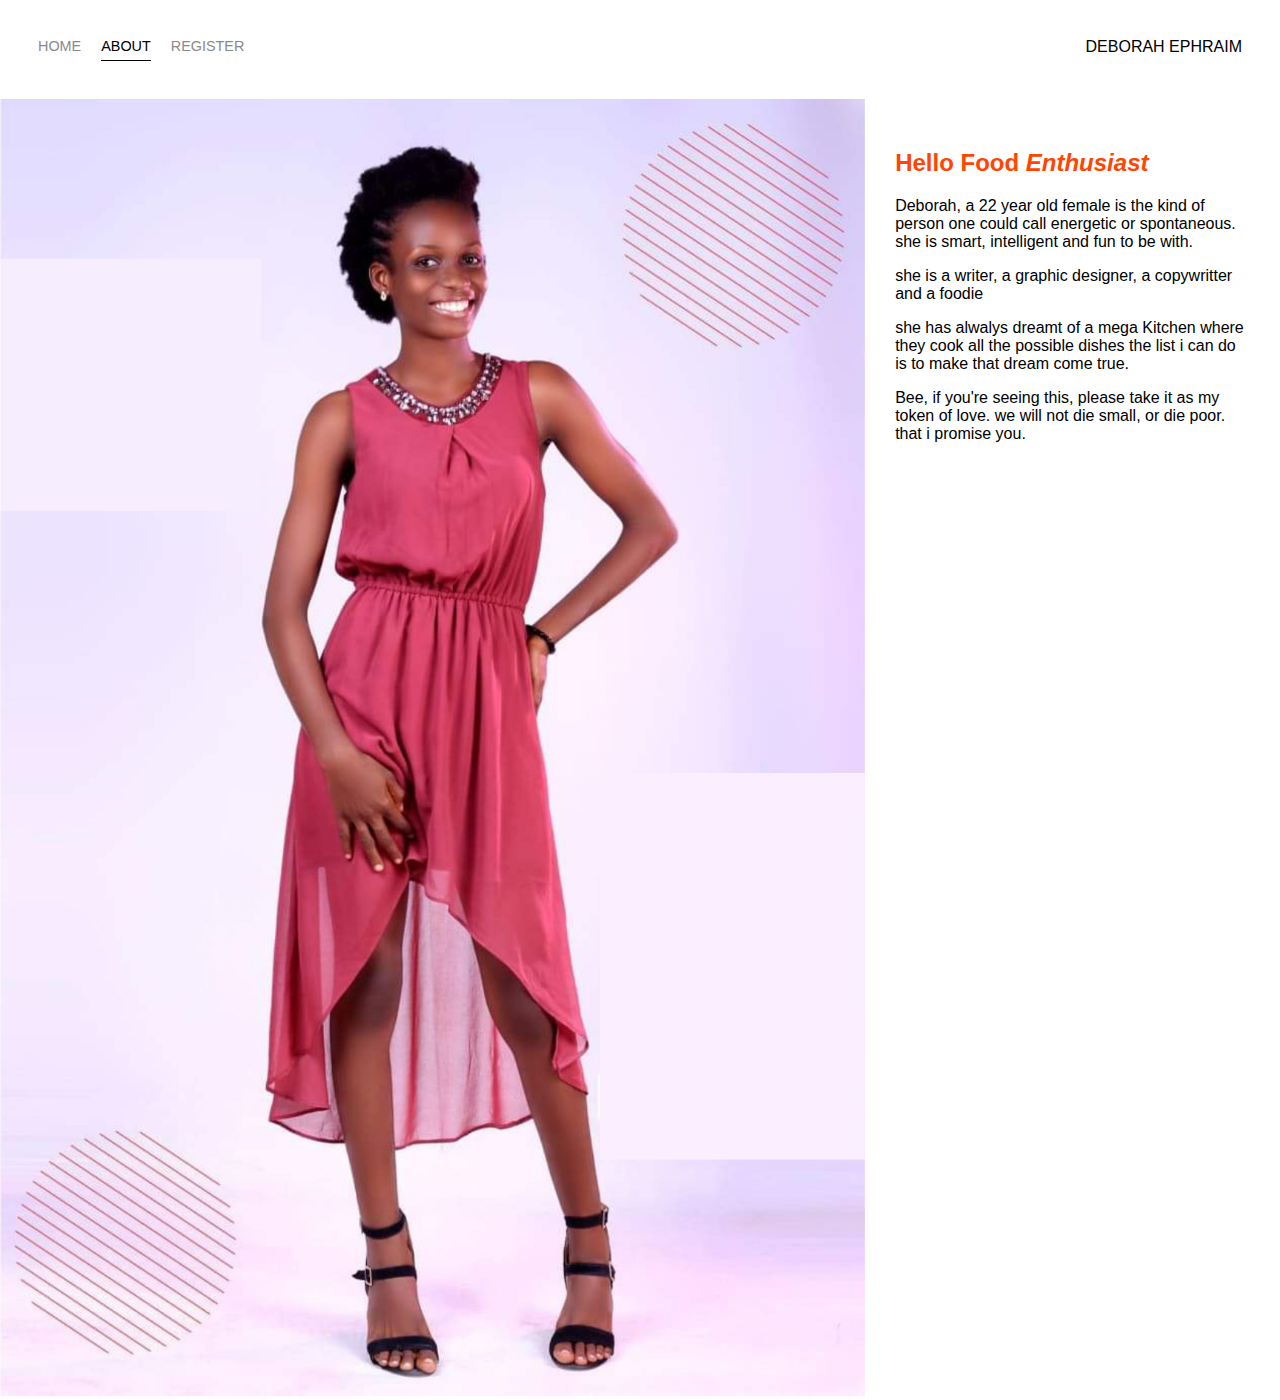
<file: about.html>
<!DOCTYPE html>
<html>
<head>
    <meta charset="utf-8" />
    <title>About Deborah Ephraim</title>
    <link rel="stylesheet" href="styles.css">
</head>  
<body>
    <div class="container">
            <div class="nav-wrapper">
                <div class="left-side">
                    <div class="nav-link-wrapper ">
                        <a href="index.html">Home</a>
                    </div>
    
                    <div class="nav-link-wrapper active-nav-link">
                        <a href="about.html">About</a>
                    </div>
    
                    <div class="nav-link-wrapper">
                        <a href="register.html">register</a>
                    </div>
                </div>
                
                <div class="right-side">
                    <div class="brand">
                        <div>DEBORAH EPHRAIM</div>
                    </div>    
                </div>
            </div>
    

        <div class="content-wrapper">
            <div class="two-column-wrapper">
                <div class="profile-image-wrapper">
                    <img src="imagecache/bee.jpg">
                </div>

                <div class="profile-content-wrapper">
                    <h2>Hello Food <em>Enthusiast</em></h2>
                    
                    <p>Deborah, a 22 year old female is the kind of person one could call energetic or
                    spontaneous.
                    she is smart, intelligent and fun to be with.</p>
                    <p>she is a writer, a graphic designer, a copywritter and a foodie</p> 
                    <p>she has alwalys dreamt of a mega Kitchen where they cook all the possible dishes
                    the list i can do is to make that dream come true.</p>

                    <p>Bee, if you're seeing this, please take it as my token of love.
                    we will not die small, or die poor. that i promise you.</p>
                </div>
            </div>
        </div>
    </div>
</body> 
</html>
</file>
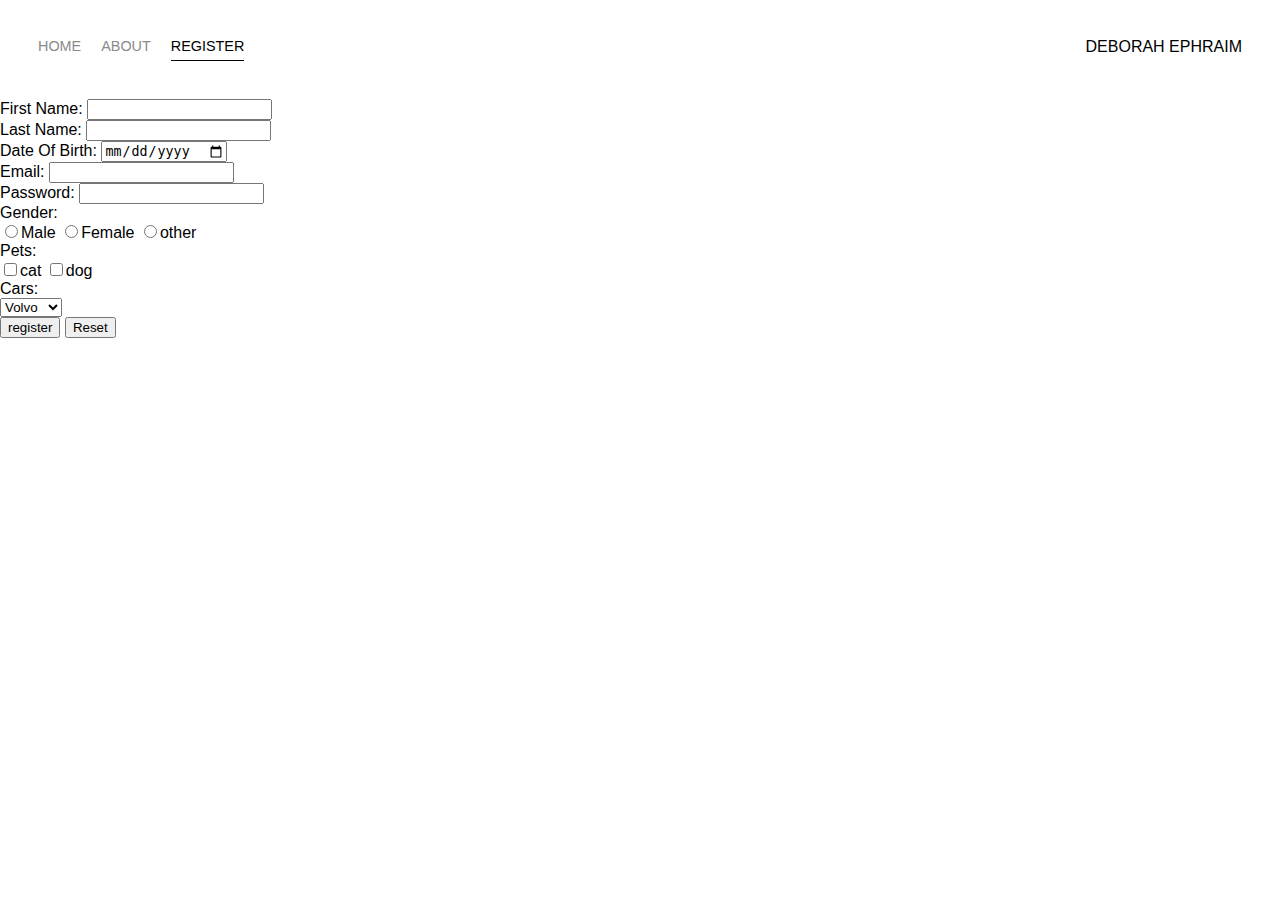
<file: register.html>
<!DOCTYPE html>
<html>
<head>
    <meta charset="utf-8" />
    <title>Bee's Dream Kitchen</title>
    <link rel="stylesheet" href="styles.css">
</head>
<body>
    <div class="container">
        <div class="nav-wrapper">
            <div class="left-side">
                <div class="nav-link-wrapper ">
                    <a href="index.html">Home</a>
                </div>

                <div class="nav-link-wrapper">
                    <a href="about.html">About</a>
                </div>

                <div class="nav-link-wrapper active-nav-link">
                    <a href="register.html">register</a>
                </div>
            </div>
            
            <div class="right-side">
                <div class="brand">
                    <div>DEBORAH EPHRAIM</div>
                </div>    
            </div>
        </div>

        <div class="reg-container">
            <form method="post" action="action.php">
                First Name: <input type="text" name="firstname"><br>
                Last Name: <input type="text" name="lastname"><br>
                Date Of Birth: <input type="date" name="birthday"><br>
                Email: <input type="email" name="email" required><br>
                Password: <input type="password" name="password" min="5"><br>
                Gender:<br>
                <input type="radio" name="gender" value="male">Male
                <input type="radio" name="gender" value="female">Female
                <input type="radio" name="gender" value="other">other<br>
                Pets:<br>
                <input type="checkbox" name="cat">cat
                <input type="checkbox" name="dog">dog<br>
                Cars: <br>
                <select name="cars">
                    <option value="volvo" name="volvo">Volvo</option>
                    <option value="audi" name="audi">Audi</option>
                    <option value="toyota" name="toyota">Toyota</option>
                </select><br>
                <input type="submit" value="register">
                <input type="reset">
            </form>
        </div>
    
    </body>
</html>
</file>
<file: styles.css>
body {font-family: 'Poppins', sans-serif;margin: 0px;}
.container {display: grid; grid-template-columns: 1fr;}
.nav-wrapper {display: flex; justify-content: space-between; padding: 38px;}
.left-side {display: flex;}
.nav-wrapper > .left-side > div {margin-right: 20px;font-size: 0.9em;text-transform: uppercase;}
.nav-link-wrapper {height: 22px;border-bottom: 1px solid transparent;transition: border-bottom 0.5s;}
.nav-link-wrapper a {color: #8a8a8a;text-decoration: none;transition: color 0.5s;}
.nav-link-wrapper:hover {border-bottom: 1px solid black;}
.nav-link-wrapper a:hover {color: black;}
.active-nav-link {border-bottom: 1px solid black;}
.active-nav-link a {color: black !important;}
.portfolio-items-wrapper {display: grid;grid-template-columns: repeat(3, 1fr);}
.portfolio-item-wrapper {position: relative;}
.portfolio-img-background {display: flex;height: 350px;width: 100%;background-size: cover;background-position: center;background-repeat: no-repeat;}
.img-text-wrapper {position: absolute;top: 0;display: flex;flex-direction: column;justify-content: space-around;align-items: flex-start;height: 100%;text-align: center;padding-left: 100px;padding-right: 100px;}
.logo-wrapper img{width: 50%;margin-bottom: 20px;}
.img-text-wrapper .subtitle {transition: 1s;font-weight: 600;color: transparent;}
.img-text-wrapper:hover .subtitle {font-weight: 600;color: lightblue;}
.img-darken {transition: 1s;filter: brightness(10%);}
.two-column-wrapper {display: grid;grid-template-columns: 1fr 1fr;}
.profile-image-wrapper img {width: 100%;}
.profile-content-wrapper {padding: 30px;}
.profile-content-wrapper h2 {color: orangered;}
.two-column-wrapper {display: flex;}
</file>
